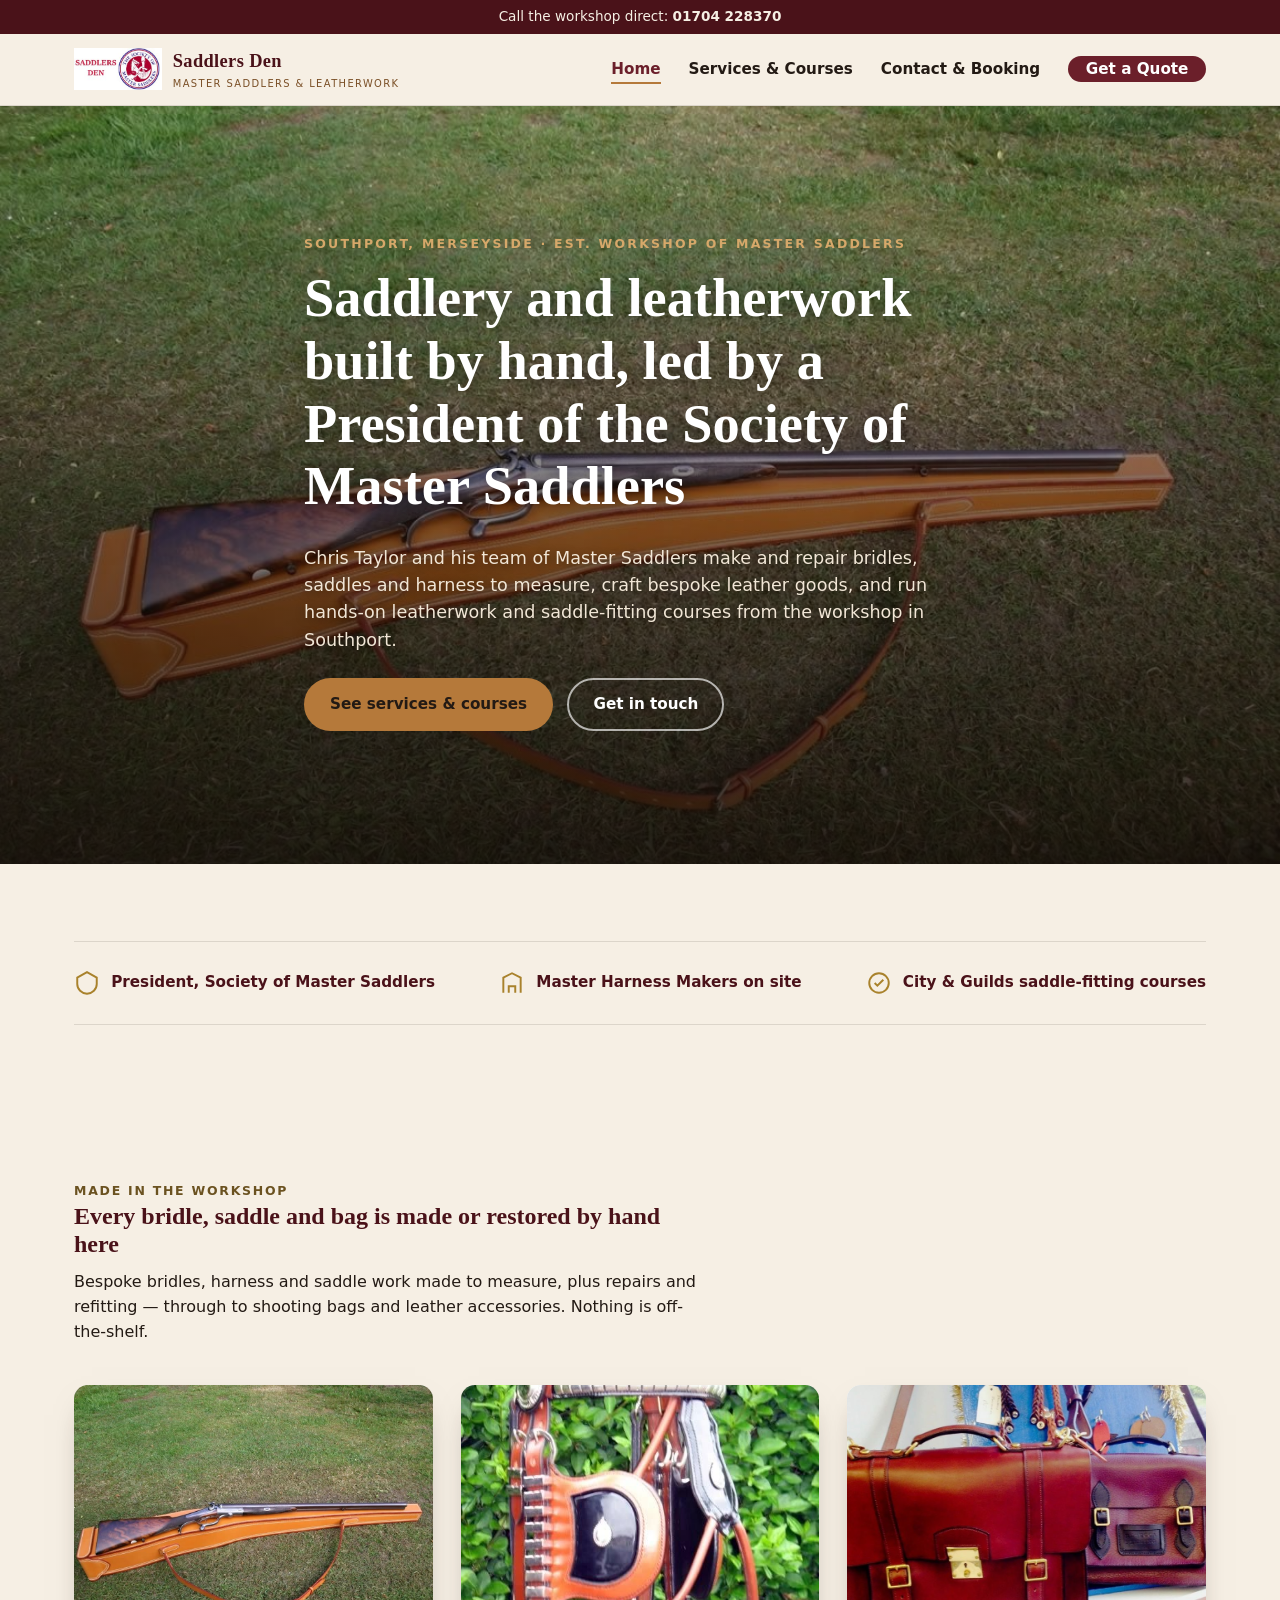
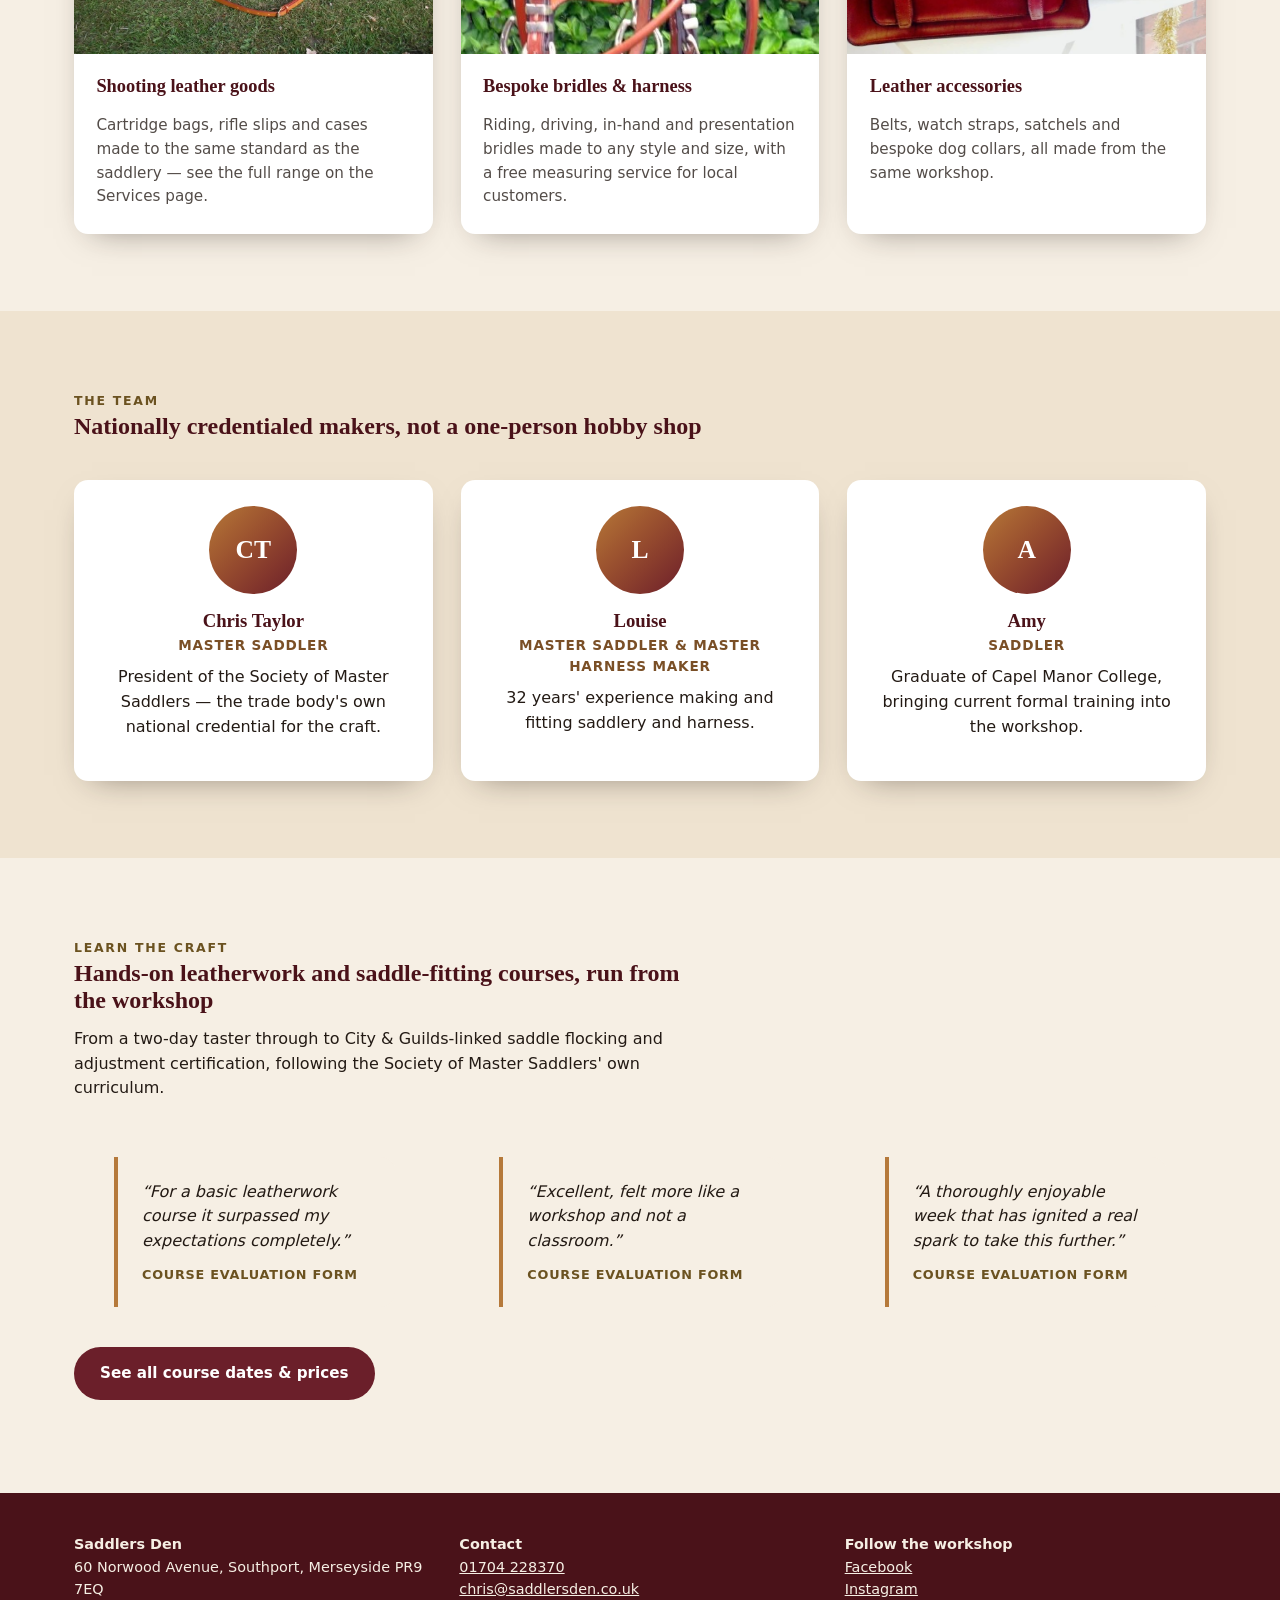
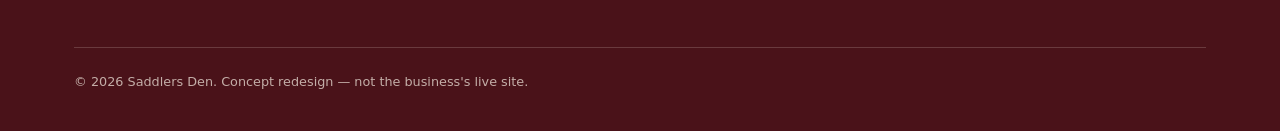
<file: index.html>
<!doctype html>
<html lang="en">
<head>
<meta charset="UTF-8" />
<meta name="viewport" content="width=device-width, initial-scale=1.0" />
<title>Saddlers Den | Master Saddlers & Leatherwork, Southport</title>
<meta name="description" content="Bespoke saddlery, harness and leatherwork by Chris Taylor, President of the Society of Master Saddlers. Based in Southport, Merseyside — repairs, saddle fitting and hands-on leatherwork courses." />
<link rel="stylesheet" href="assets/css/style.css" />
</head>
<body>

<header class="site-header">
  <div class="phone-strip">Call the workshop direct: <a href="tel:+441704228370">01704 228370</a></div>
  <div class="wrap nav-bar">
    <a class="brand" href="index.html">
      <img src="assets/img/logo.png" alt="Saddlers Den logo with the Society of Master Saddlers member seal" width="168" height="80" />
      <span class="brand-text">Saddlers Den<small>Master Saddlers &amp; Leatherwork</small></span>
    </a>
    <button class="nav-toggle" aria-label="Toggle navigation menu" aria-expanded="false">
      <svg viewBox="0 0 24 24" fill="none" stroke="currentColor" stroke-width="2" stroke-linecap="round"><line x1="3" y1="6" x2="21" y2="6"/><line x1="3" y1="12" x2="21" y2="12"/><line x1="3" y1="18" x2="21" y2="18"/></svg>
    </button>
    <ul class="nav-links">
      <li><a href="index.html" aria-current="page">Home</a></li>
      <li><a href="services.html">Services &amp; Courses</a></li>
      <li><a href="contact.html">Contact &amp; Booking</a></li>
      <li><a class="nav-cta" href="contact.html">Get a Quote</a></li>
    </ul>
  </div>
</header>

<main>

  <section class="hero">
    <div class="wrap hero-inner">
      <span class="eyebrow">Southport, Merseyside · Est. workshop of Master Saddlers</span>
      <h1>Saddlery and leatherwork built by hand, led by a President of the Society of Master Saddlers</h1>
      <p class="lede">Chris Taylor and his team of Master Saddlers make and repair bridles, saddles and harness to measure, craft bespoke leather goods, and run hands-on leatherwork and saddle-fitting courses from the workshop in Southport.</p>
      <div class="hero-actions">
        <a class="btn btn-primary" href="services.html">See services &amp; courses</a>
        <a class="btn btn-outline" href="contact.html">Get in touch</a>
      </div>
    </div>
  </section>

  <section class="wrap" data-reveal>
    <div class="credential-strip">
      <div class="item">
        <svg viewBox="0 0 24 24" fill="none" stroke="currentColor" stroke-width="1.8"><path d="M12 2 3 7v6c0 5 4 8.5 9 9 5-.5 9-4 9-9V7l-9-5Z"/></svg>
        President, Society of Master Saddlers
      </div>
      <div class="item">
        <svg viewBox="0 0 24 24" fill="none" stroke="currentColor" stroke-width="1.8"><path d="M4 21V7l8-4 8 4v14"/><path d="M9 21v-6h6v6"/></svg>
        Master Harness Makers on site
      </div>
      <div class="item">
        <svg viewBox="0 0 24 24" fill="none" stroke="currentColor" stroke-width="1.8"><circle cx="12" cy="12" r="9"/><path d="M8 12l2.5 2.5L16 9"/></svg>
        City &amp; Guilds saddle-fitting courses
      </div>
    </div>
  </section>

  <section data-reveal>
    <div class="wrap">
      <div class="section-head">
        <span class="kicker">Made in the workshop</span>
        <h2>Every bridle, saddle and bag is made or restored by hand here</h2>
        <p>Bespoke bridles, harness and saddle work made to measure, plus repairs and refitting — through to shooting bags and leather accessories. Nothing is off-the-shelf.</p>
      </div>
      <div class="grid grid-3">
        <article class="card">
          <div class="card-media"><img src="assets/img/rifle-vintage.jpg" alt="Vintage double rifle resting in a tan leather rifle slip made by Saddlers Den" width="1157" height="768" loading="lazy" /></div>
          <div class="card-body">
            <h3>Shooting leather goods</h3>
            <p>Cartridge bags, rifle slips and cases made to the same standard as the saddlery — see the full range on the Services page.</p>
          </div>
        </article>
        <article class="card">
          <div class="card-media"><img src="assets/img/bridle-foliage.jpg" alt="Detailed brown leather bridle with brass fittings made by Saddlers Den" width="522" height="768" loading="lazy" /></div>
          <div class="card-body">
            <h3>Bespoke bridles &amp; harness</h3>
            <p>Riding, driving, in-hand and presentation bridles made to any style and size, with a free measuring service for local customers.</p>
          </div>
        </article>
        <article class="card">
          <div class="card-media"><img src="assets/img/satchels.jpg" alt="Two handmade leather satchels with brass buckles" width="1024" height="649" loading="lazy" /></div>
          <div class="card-body">
            <h3>Leather accessories</h3>
            <p>Belts, watch straps, satchels and bespoke dog collars, all made from the same workshop.</p>
          </div>
        </article>
      </div>
    </div>
  </section>

  <section class="alt-bg" data-reveal>
    <div class="wrap">
      <div class="section-head">
        <span class="kicker">The team</span>
        <h2>Nationally credentialed makers, not a one-person hobby shop</h2>
      </div>
      <div class="team-grid">
        <div class="team-card">
          <div class="team-avatar">CT</div>
          <h3>Chris Taylor</h3>
          <p class="team-role">Master Saddler</p>
          <p>President of the Society of Master Saddlers — the trade body's own national credential for the craft.</p>
        </div>
        <div class="team-card">
          <div class="team-avatar">L</div>
          <h3>Louise</h3>
          <p class="team-role">Master Saddler &amp; Master Harness Maker</p>
          <p>32 years' experience making and fitting saddlery and harness.</p>
        </div>
        <div class="team-card">
          <div class="team-avatar">A</div>
          <h3>Amy</h3>
          <p class="team-role">Saddler</p>
          <p>Graduate of Capel Manor College, bringing current formal training into the workshop.</p>
        </div>
      </div>
    </div>
  </section>

  <section data-reveal>
    <div class="wrap">
      <div class="section-head">
        <span class="kicker">Learn the craft</span>
        <h2>Hands-on leatherwork and saddle-fitting courses, run from the workshop</h2>
        <p>From a two-day taster through to City &amp; Guilds-linked saddle flocking and adjustment certification, following the Society of Master Saddlers' own curriculum.</p>
      </div>
      <div class="quote-strip">
        <blockquote class="quote-card">
          “For a basic leatherwork course it surpassed my expectations completely.”
          <cite>Course evaluation form</cite>
        </blockquote>
        <blockquote class="quote-card">
          “Excellent, felt more like a workshop and not a classroom.”
          <cite>Course evaluation form</cite>
        </blockquote>
        <blockquote class="quote-card">
          “A thoroughly enjoyable week that has ignited a real spark to take this further.”
          <cite>Course evaluation form</cite>
        </blockquote>
      </div>
      <p style="margin-top:1.5rem;"><a class="btn btn-solid-dark" href="services.html#courses">See all course dates &amp; prices</a></p>
    </div>
  </section>

</main>

<footer class="site-footer">
  <div class="wrap">
    <div class="footer-grid">
      <div>
        <strong>Saddlers Den</strong>
        <p>60 Norwood Avenue, Southport, Merseyside PR9 7EQ</p>
      </div>
      <div>
        <strong>Contact</strong>
        <p><a href="tel:+441704228370">01704 228370</a><br /><a href="mailto:chris@saddlersden.co.uk">chris@saddlersden.co.uk</a></p>
      </div>
      <div>
        <strong>Follow the workshop</strong>
        <p><a href="https://www.facebook.com/SaddlersDen/" target="_blank" rel="noopener">Facebook</a><br /><a href="https://www.instagram.com/saddlers_den/" target="_blank" rel="noopener">Instagram</a></p>
      </div>
    </div>
    <div class="footer-bottom">
      <span>&copy; <span id="current-year">2026</span> Saddlers Den. Concept redesign — not the business's live site.</span>
    </div>
  </div>
</footer>

<script src="assets/js/main.js"></script>
</body>
</html>
</file>
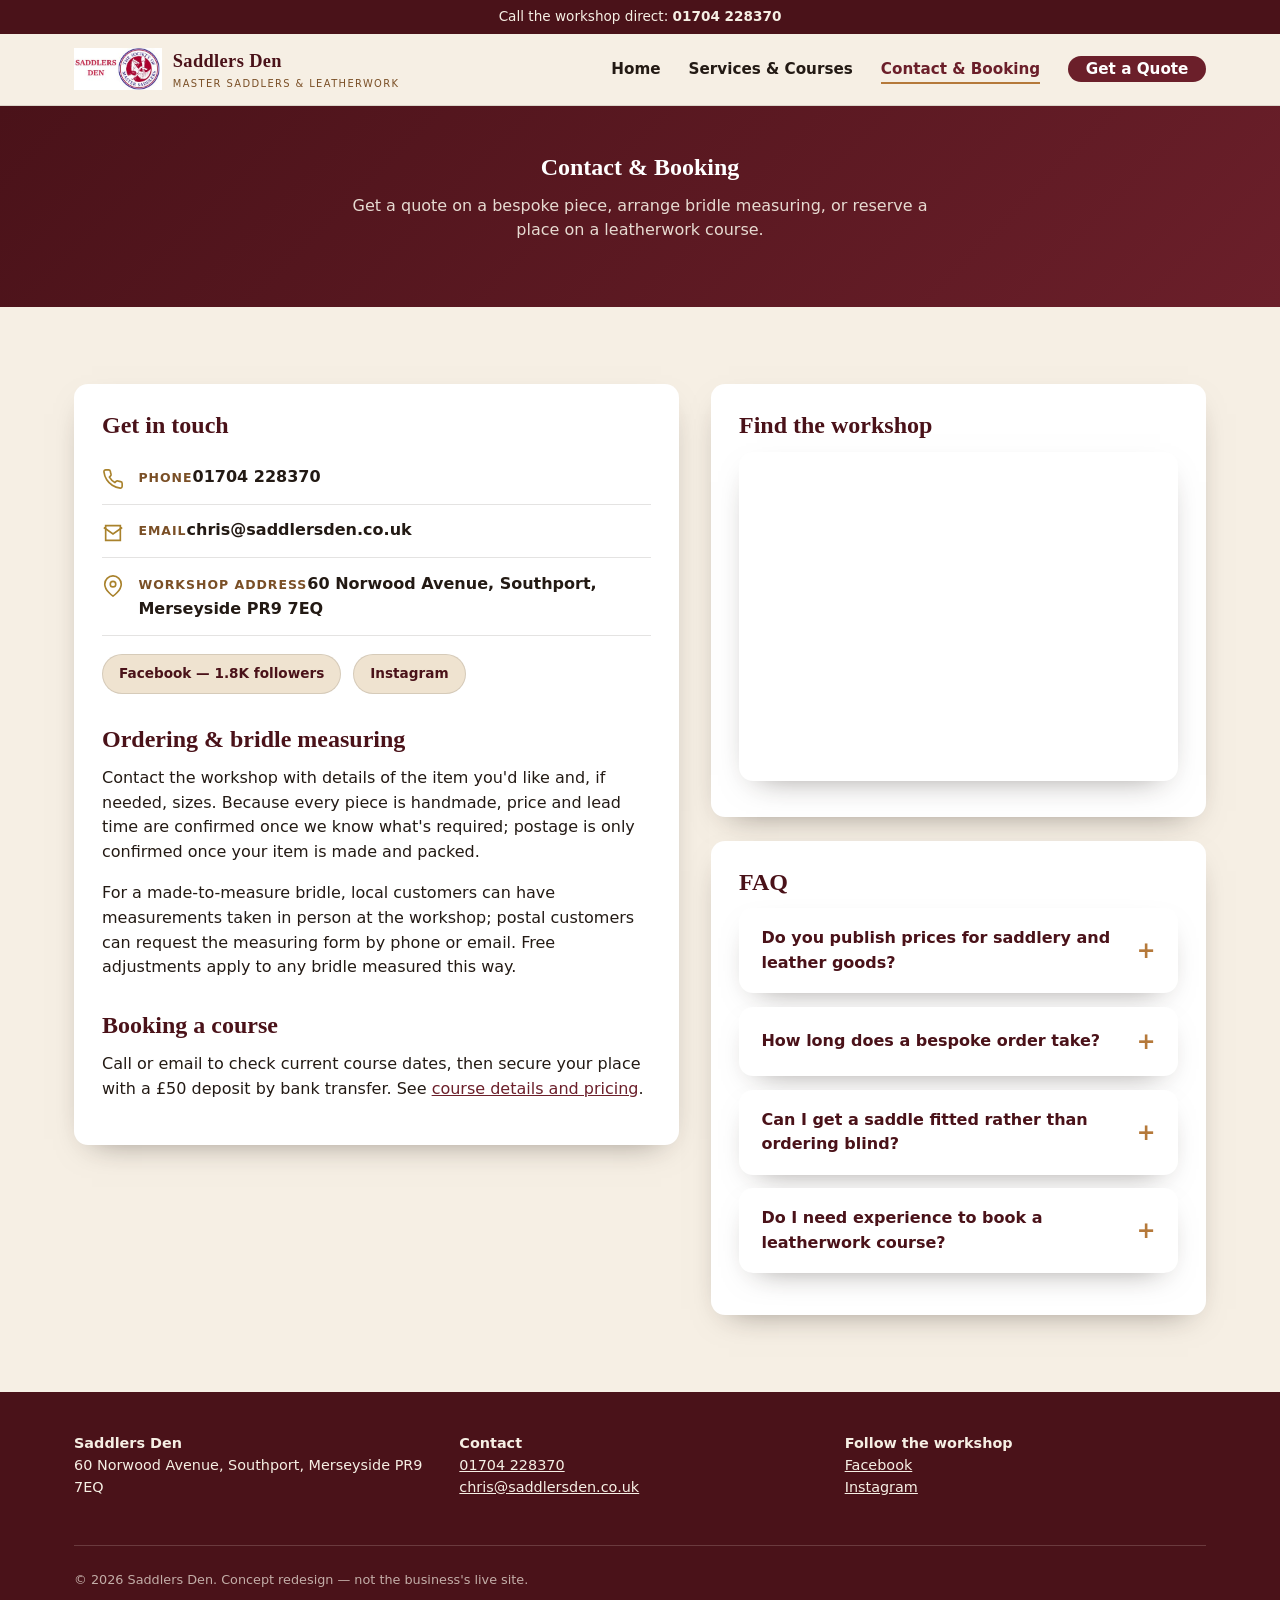
<file: contact.html>
<!doctype html>
<html lang="en">
<head>
<meta charset="UTF-8" />
<meta name="viewport" content="width=device-width, initial-scale=1.0" />
<title>Contact &amp; Booking | Saddlers Den, Southport</title>
<meta name="description" content="Contact Saddlers Den in Southport for bespoke saddlery and leatherwork quotes, bridle measuring, or to book a leatherwork course. Phone 01704 228370." />
<link rel="stylesheet" href="assets/css/style.css" />
</head>
<body>

<header class="site-header">
  <div class="phone-strip">Call the workshop direct: <a href="tel:+441704228370">01704 228370</a></div>
  <div class="wrap nav-bar">
    <a class="brand" href="index.html">
      <img src="assets/img/logo.png" alt="Saddlers Den logo with the Society of Master Saddlers member seal" width="168" height="80" />
      <span class="brand-text">Saddlers Den<small>Master Saddlers &amp; Leatherwork</small></span>
    </a>
    <button class="nav-toggle" aria-label="Toggle navigation menu" aria-expanded="false">
      <svg viewBox="0 0 24 24" fill="none" stroke="currentColor" stroke-width="2" stroke-linecap="round"><line x1="3" y1="6" x2="21" y2="6"/><line x1="3" y1="12" x2="21" y2="12"/><line x1="3" y1="18" x2="21" y2="18"/></svg>
    </button>
    <ul class="nav-links">
      <li><a href="index.html">Home</a></li>
      <li><a href="services.html">Services &amp; Courses</a></li>
      <li><a href="contact.html" aria-current="page">Contact &amp; Booking</a></li>
      <li><a class="nav-cta" href="contact.html">Get a Quote</a></li>
    </ul>
  </div>
</header>

<main>

  <section class="page-hero">
    <div class="wrap">
      <h1>Contact &amp; Booking</h1>
      <p>Get a quote on a bespoke piece, arrange bridle measuring, or reserve a place on a leatherwork course.</p>
    </div>
  </section>

  <section data-reveal>
    <div class="wrap contact-grid">
      <div class="contact-card">
        <h2>Get in touch</h2>
        <div class="contact-line">
          <svg viewBox="0 0 24 24" fill="none" stroke="currentColor" stroke-width="1.8"><path d="M22 16.92v3a2 2 0 0 1-2.18 2 19.79 19.79 0 0 1-8.63-3.07 19.5 19.5 0 0 1-6-6 19.79 19.79 0 0 1-3.07-8.67A2 2 0 0 1 4.11 2h3a2 2 0 0 1 2 1.72c.127.96.362 1.903.7 2.81a2 2 0 0 1-.45 2.11L8.09 9.91a16 16 0 0 0 6 6l1.27-1.27a2 2 0 0 1 2.11-.45c.907.338 1.85.573 2.81.7A2 2 0 0 1 22 16.92z"/></svg>
          <div><span class="label">Phone</span><a href="tel:+441704228370">01704 228370</a></div>
        </div>
        <div class="contact-line">
          <svg viewBox="0 0 24 24" fill="none" stroke="currentColor" stroke-width="1.8"><path d="M4 4h16v16H4z"/><path d="m22 6-10 7L2 6"/></svg>
          <div><span class="label">Email</span><a href="mailto:chris@saddlersden.co.uk">chris@saddlersden.co.uk</a></div>
        </div>
        <div class="contact-line">
          <svg viewBox="0 0 24 24" fill="none" stroke="currentColor" stroke-width="1.8"><path d="M21 10c0 7-9 13-9 13s-9-6-9-13a9 9 0 0 1 18 0Z"/><circle cx="12" cy="10" r="3"/></svg>
          <div><span class="label">Workshop address</span><span class="value">60 Norwood Avenue, Southport, Merseyside PR9 7EQ</span></div>
        </div>

        <div class="social-row">
          <a href="https://www.facebook.com/SaddlersDen/" target="_blank" rel="noopener">Facebook — 1.8K followers</a>
          <a href="https://www.instagram.com/saddlers_den/" target="_blank" rel="noopener">Instagram</a>
        </div>

        <h2 id="bridle-measuring" style="margin-top:2rem;">Ordering &amp; bridle measuring</h2>
        <p>Contact the workshop with details of the item you'd like and, if needed, sizes. Because every piece is handmade, price and lead time are confirmed once we know what's required; postage is only confirmed once your item is made and packed.</p>
        <p>For a made-to-measure bridle, local customers can have measurements taken in person at the workshop; postal customers can request the measuring form by phone or email. Free adjustments apply to any bridle measured this way.</p>

        <h2 id="booking" style="margin-top:2rem;">Booking a course</h2>
        <p>Call or email to check current course dates, then secure your place with a £50 deposit by bank transfer. See <a href="services.html#courses">course details and pricing</a>.</p>
      </div>

      <div>
        <div class="contact-card">
          <h2>Find the workshop</h2>
          <iframe class="map-frame" title="Map showing Saddlers Den, 60 Norwood Avenue, Southport" src="https://www.google.com/maps?q=60+Norwood+Avenue,+Southport,+PR9+7EQ&output=embed" loading="lazy" referrerpolicy="no-referrer-when-downgrade"></iframe>
        </div>

        <div class="contact-card" style="margin-top:1.5rem;">
          <h2>FAQ</h2>
          <details class="faq">
            <summary>Do you publish prices for saddlery and leather goods?</summary>
            <div class="faq-body">Not as fixed prices — every bridle, saddle, harness set and leather good is made to order, so we quote once we know the specification. Leatherwork and saddle-fitting courses do have fixed, published prices; see the Services page.</div>
          </details>
          <details class="faq">
            <summary>How long does a bespoke order take?</summary>
            <div class="faq-body">It depends on the piece and current workshop workload — we'll give you an estimated timeframe with your quote.</div>
          </details>
          <details class="faq">
            <summary>Can I get a saddle fitted rather than ordering blind?</summary>
            <div class="faq-body">Yes — the workshop offers a saddle fitting service alongside custom-measured saddles and GFS (Fieldhouse Riding) saddles with interchangeable head plates.</div>
          </details>
          <details class="faq">
            <summary>Do I need experience to book a leatherwork course?</summary>
            <div class="faq-body">No — the Introduction to Leatherwork and Basic Leatherwork courses are designed for beginners. Intermediate Leatherwork and the Saddle Flocking &amp; Adjustment courses assume prior experience or completion of Part 1.</div>
          </details>
        </div>
      </div>
    </div>
  </section>

</main>

<footer class="site-footer">
  <div class="wrap">
    <div class="footer-grid">
      <div>
        <strong>Saddlers Den</strong>
        <p>60 Norwood Avenue, Southport, Merseyside PR9 7EQ</p>
      </div>
      <div>
        <strong>Contact</strong>
        <p><a href="tel:+441704228370">01704 228370</a><br /><a href="mailto:chris@saddlersden.co.uk">chris@saddlersden.co.uk</a></p>
      </div>
      <div>
        <strong>Follow the workshop</strong>
        <p><a href="https://www.facebook.com/SaddlersDen/" target="_blank" rel="noopener">Facebook</a><br /><a href="https://www.instagram.com/saddlers_den/" target="_blank" rel="noopener">Instagram</a></p>
      </div>
    </div>
    <div class="footer-bottom">
      <span>&copy; <span id="current-year">2026</span> Saddlers Den. Concept redesign — not the business's live site.</span>
    </div>
  </div>
</footer>

<script src="assets/js/main.js"></script>
</body>
</html>
</file>
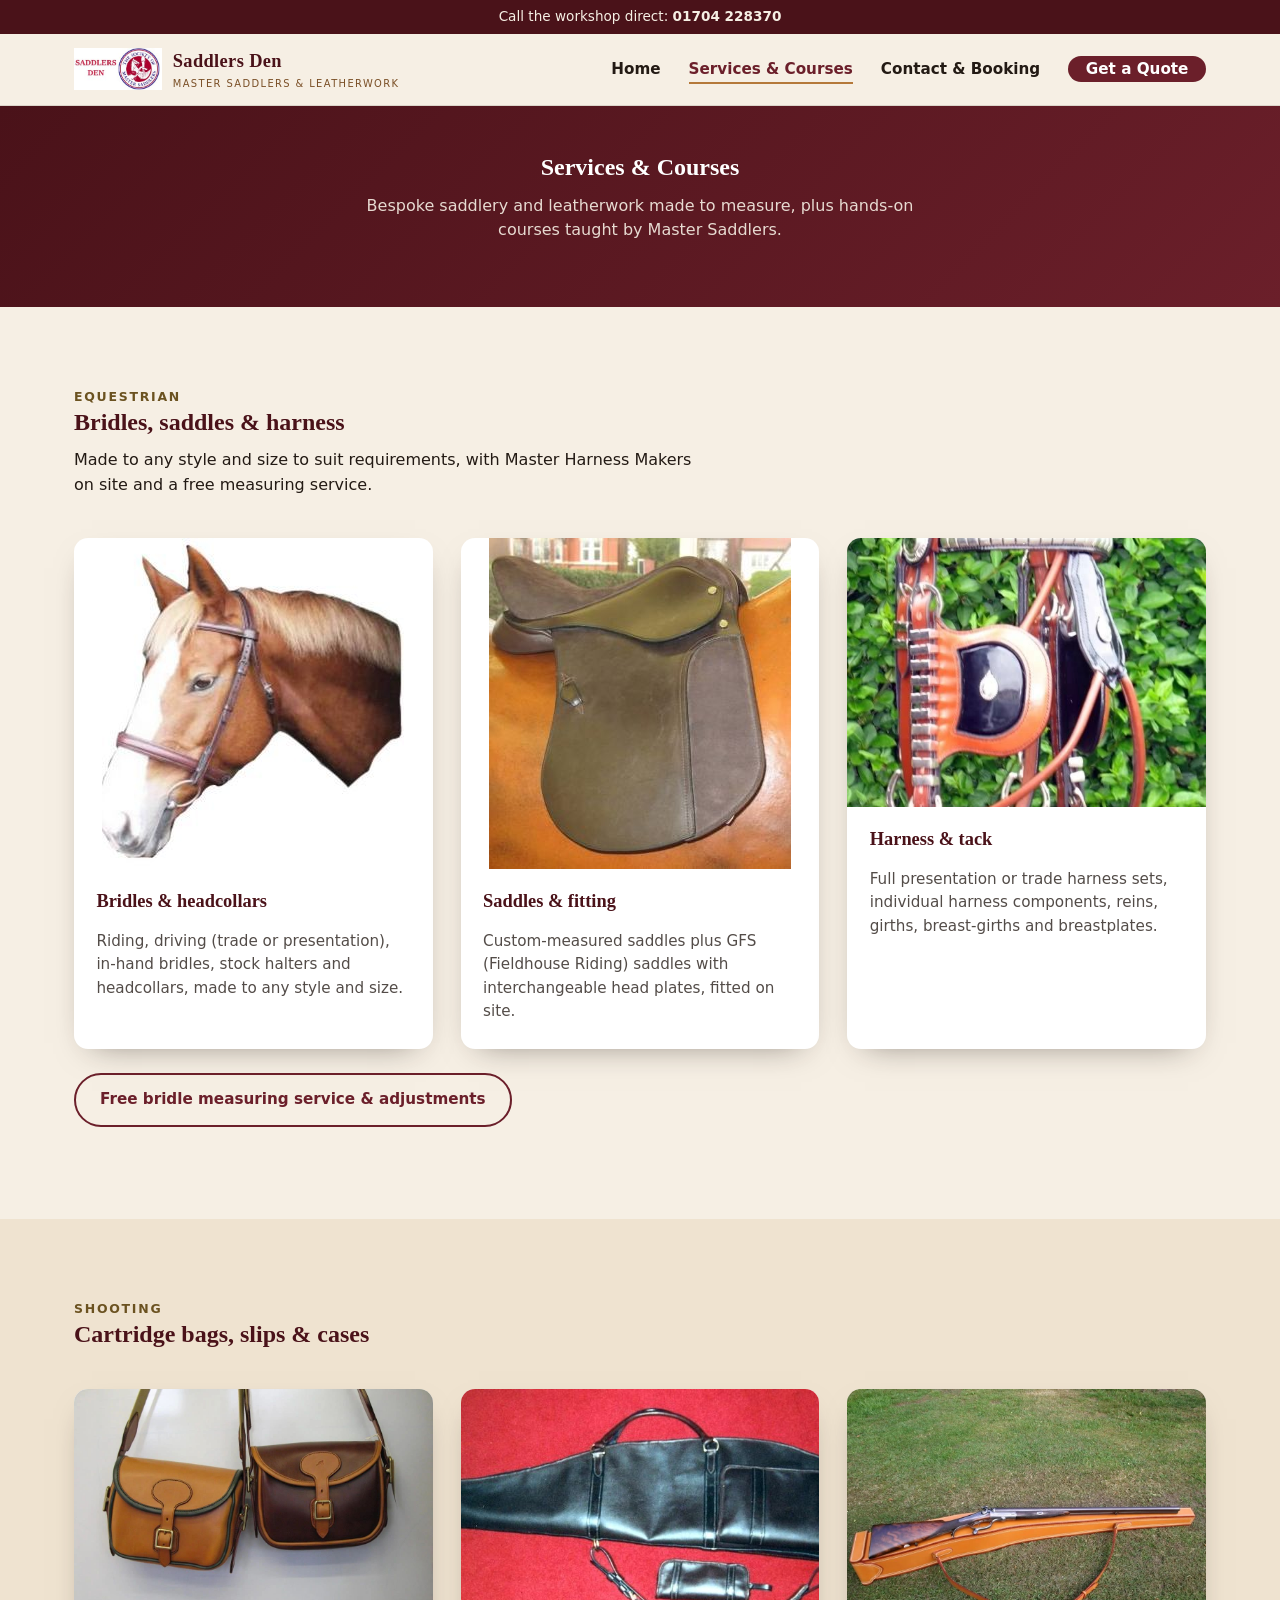
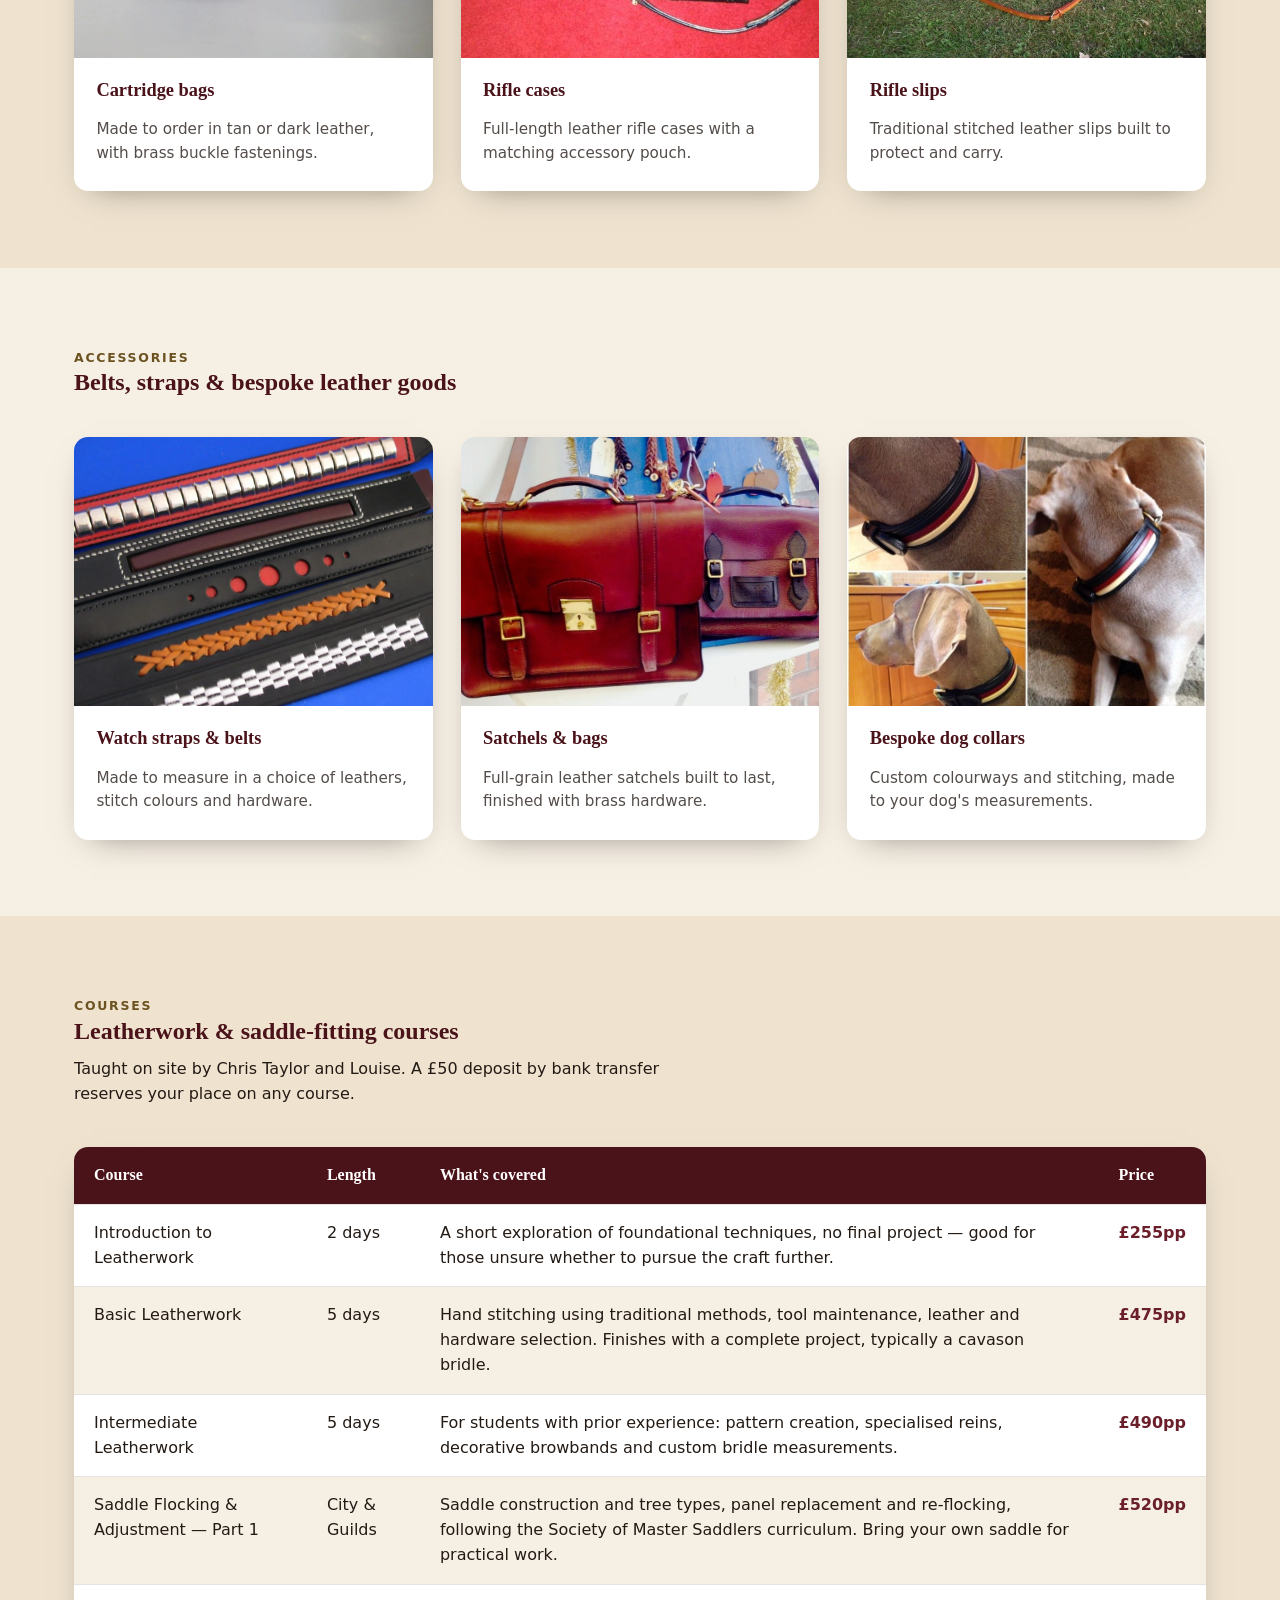
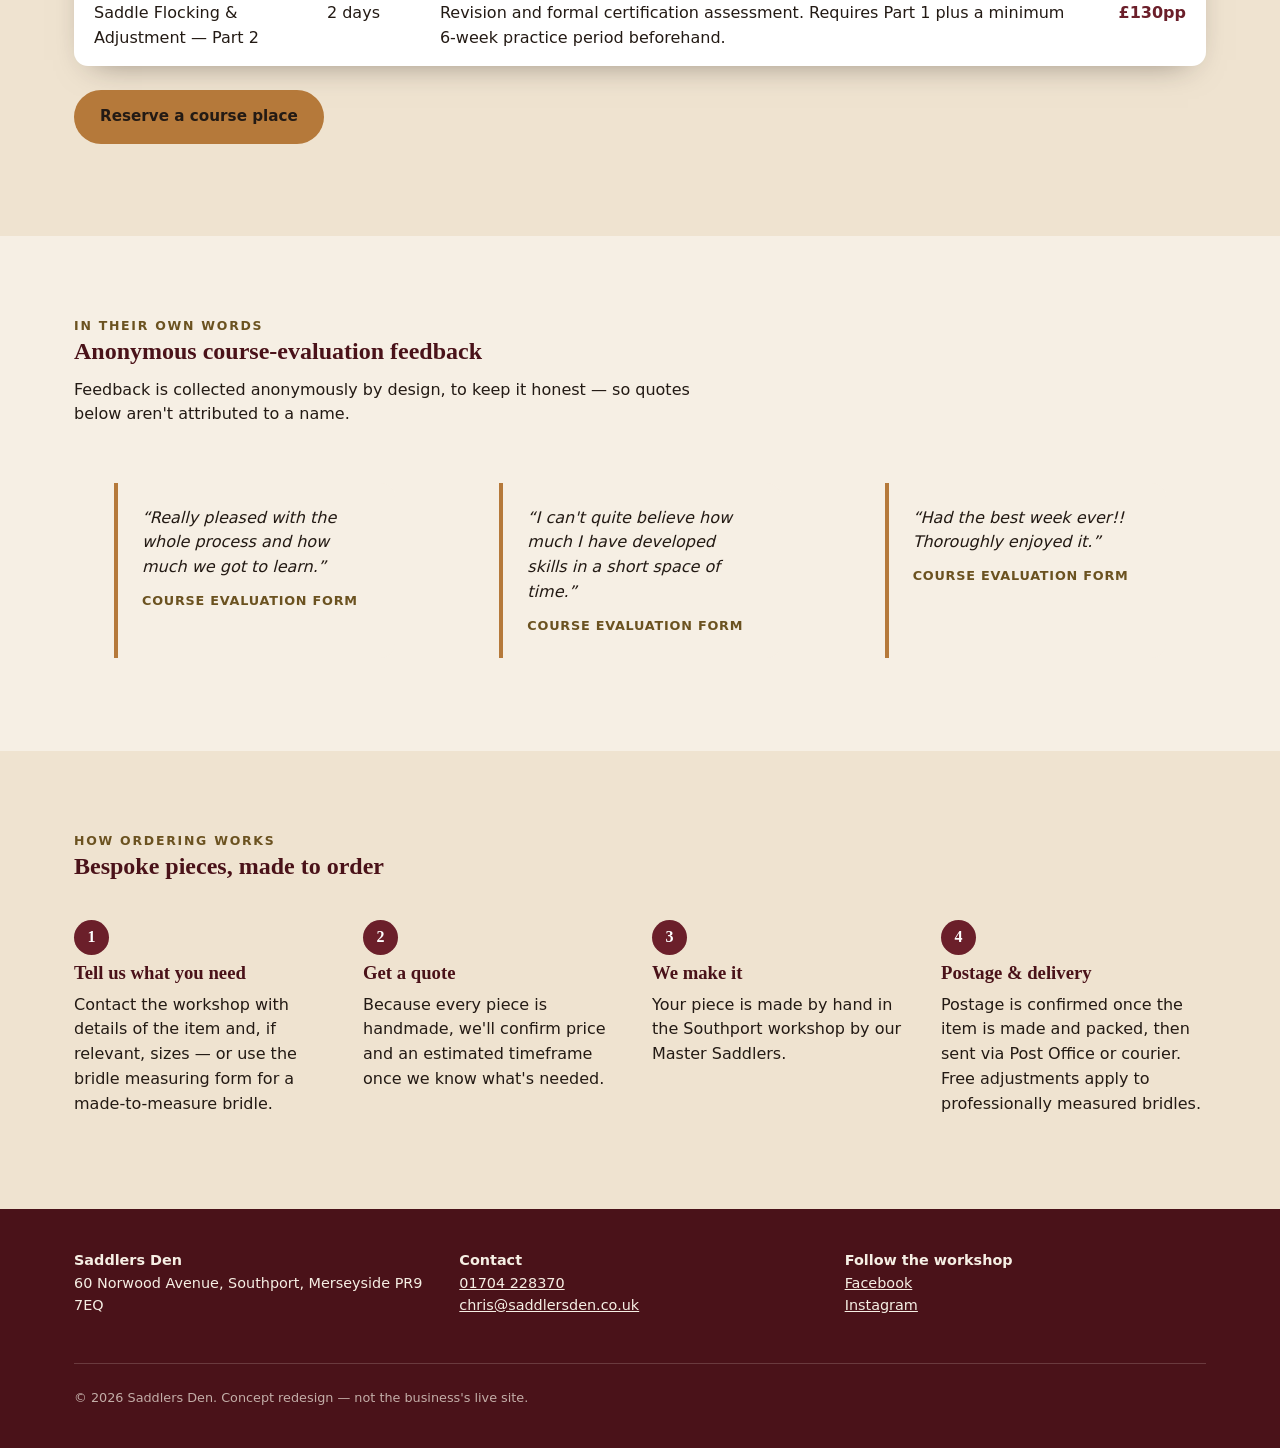
<file: services.html>
<!doctype html>
<html lang="en">
<head>
<meta charset="UTF-8" />
<meta name="viewport" content="width=device-width, initial-scale=1.0" />
<title>Services &amp; Courses | Saddlers Den, Southport</title>
<meta name="description" content="Bespoke saddlery, bridles, harness, shooting leather goods and accessories, plus leatherwork and saddle-fitting courses from Saddlers Den, Southport." />
<link rel="stylesheet" href="assets/css/style.css" />
</head>
<body>

<header class="site-header">
  <div class="phone-strip">Call the workshop direct: <a href="tel:+441704228370">01704 228370</a></div>
  <div class="wrap nav-bar">
    <a class="brand" href="index.html">
      <img src="assets/img/logo.png" alt="Saddlers Den logo with the Society of Master Saddlers member seal" width="168" height="80" />
      <span class="brand-text">Saddlers Den<small>Master Saddlers &amp; Leatherwork</small></span>
    </a>
    <button class="nav-toggle" aria-label="Toggle navigation menu" aria-expanded="false">
      <svg viewBox="0 0 24 24" fill="none" stroke="currentColor" stroke-width="2" stroke-linecap="round"><line x1="3" y1="6" x2="21" y2="6"/><line x1="3" y1="12" x2="21" y2="12"/><line x1="3" y1="18" x2="21" y2="18"/></svg>
    </button>
    <ul class="nav-links">
      <li><a href="index.html">Home</a></li>
      <li><a href="services.html" aria-current="page">Services &amp; Courses</a></li>
      <li><a href="contact.html">Contact &amp; Booking</a></li>
      <li><a class="nav-cta" href="contact.html">Get a Quote</a></li>
    </ul>
  </div>
</header>

<main>

  <section class="page-hero">
    <div class="wrap">
      <h1>Services &amp; Courses</h1>
      <p>Bespoke saddlery and leatherwork made to measure, plus hands-on courses taught by Master Saddlers.</p>
    </div>
  </section>

  <section data-reveal>
    <div class="wrap">
      <div class="section-head">
        <span class="kicker">Equestrian</span>
        <h2>Bridles, saddles &amp; harness</h2>
        <p>Made to any style and size to suit requirements, with Master Harness Makers on site and a free measuring service.</p>
      </div>
      <div class="grid grid-3">
        <article class="card">
          <div class="small-native"><img src="assets/img/bridle-horse.jpg" alt="Horse wearing a made-to-measure leather bridle" width="302" height="331" loading="lazy" /></div>
          <div class="card-body">
            <h3>Bridles &amp; headcollars</h3>
            <p>Riding, driving (trade or presentation), in-hand bridles, stock halters and headcollars, made to any style and size.</p>
          </div>
        </article>
        <article class="card">
          <div class="small-native"><img src="assets/img/saddle-horse.jpg" alt="English riding saddle fitted on a horse, made by Saddlers Den" width="302" height="331" loading="lazy" /></div>
          <div class="card-body">
            <h3>Saddles &amp; fitting</h3>
            <p>Custom-measured saddles plus GFS (Fieldhouse Riding) saddles with interchangeable head plates, fitted on site.</p>
          </div>
        </article>
        <article class="card">
          <div class="card-media"><img src="assets/img/bridle-foliage.jpg" alt="Detailed leather bridle with brass fittings" width="522" height="768" loading="lazy" /></div>
          <div class="card-body">
            <h3>Harness &amp; tack</h3>
            <p>Full presentation or trade harness sets, individual harness components, reins, girths, breast-girths and breastplates.</p>
          </div>
        </article>
      </div>
      <p style="margin-top:1.5rem;"><a class="btn btn-outline" style="color:var(--oxblood); border-color:var(--oxblood);" href="contact.html#bridle-measuring">Free bridle measuring service &amp; adjustments</a></p>
    </div>
  </section>

  <section class="alt-bg" data-reveal>
    <div class="wrap">
      <div class="section-head">
        <span class="kicker">Shooting</span>
        <h2>Cartridge bags, slips &amp; cases</h2>
      </div>
      <div class="grid grid-3">
        <article class="card">
          <div class="card-media"><img src="assets/img/shooting-bags.jpg" alt="Tan and dark brown leather cartridge shoulder bags with buckle closures" width="1024" height="768" loading="lazy" /></div>
          <div class="card-body">
            <h3>Cartridge bags</h3>
            <p>Made to order in tan or dark leather, with brass buckle fastenings.</p>
          </div>
        </article>
        <article class="card">
          <div class="card-media"><img src="assets/img/rifle-case.jpg" alt="Black leather rifle case with a small matching leather pouch" width="886" height="403" loading="lazy" /></div>
          <div class="card-body">
            <h3>Rifle cases</h3>
            <p>Full-length leather rifle cases with a matching accessory pouch.</p>
          </div>
        </article>
        <article class="card">
          <div class="card-media"><img src="assets/img/rifle-vintage.jpg" alt="Vintage double rifle in a tan leather rifle slip" width="1157" height="768" loading="lazy" /></div>
          <div class="card-body">
            <h3>Rifle slips</h3>
            <p>Traditional stitched leather slips built to protect and carry.</p>
          </div>
        </article>
      </div>
    </div>
  </section>

  <section data-reveal>
    <div class="wrap">
      <div class="section-head">
        <span class="kicker">Accessories</span>
        <h2>Belts, straps &amp; bespoke leather goods</h2>
      </div>
      <div class="grid grid-3">
        <article class="card">
          <div class="card-media"><img src="assets/img/watchbands.jpg" alt="Leather watch straps in several colours and stitch patterns" width="1024" height="768" loading="lazy" /></div>
          <div class="card-body">
            <h3>Watch straps &amp; belts</h3>
            <p>Made to measure in a choice of leathers, stitch colours and hardware.</p>
          </div>
        </article>
        <article class="card">
          <div class="card-media"><img src="assets/img/satchels.jpg" alt="Handmade leather satchels with brass buckles" width="1024" height="649" loading="lazy" /></div>
          <div class="card-body">
            <h3>Satchels &amp; bags</h3>
            <p>Full-grain leather satchels built to last, finished with brass hardware.</p>
          </div>
        </article>
        <article class="card">
          <div class="card-media"><img src="assets/img/dog-collar.jpg" alt="Bespoke striped leather dog collar shown from three angles" width="800" height="800" loading="lazy" /></div>
          <div class="card-body">
            <h3>Bespoke dog collars</h3>
            <p>Custom colourways and stitching, made to your dog's measurements.</p>
          </div>
        </article>
      </div>
    </div>
  </section>

  <section class="alt-bg" id="courses" data-reveal>
    <div class="wrap">
      <div class="section-head">
        <span class="kicker">Courses</span>
        <h2>Leatherwork &amp; saddle-fitting courses</h2>
        <p>Taught on site by Chris Taylor and Louise. A £50 deposit by bank transfer reserves your place on any course.</p>
      </div>
      <div class="course-table-wrap scroll-x">
        <table class="courses">
          <thead>
            <tr>
              <th>Course</th>
              <th>Length</th>
              <th>What's covered</th>
              <th>Price</th>
            </tr>
          </thead>
          <tbody>
            <tr>
              <td>Introduction to Leatherwork</td>
              <td>2 days</td>
              <td>A short exploration of foundational techniques, no final project — good for those unsure whether to pursue the craft further.</td>
              <td class="price">£255pp</td>
            </tr>
            <tr>
              <td>Basic Leatherwork</td>
              <td>5 days</td>
              <td>Hand stitching using traditional methods, tool maintenance, leather and hardware selection. Finishes with a complete project, typically a cavason bridle.</td>
              <td class="price">£475pp</td>
            </tr>
            <tr>
              <td>Intermediate Leatherwork</td>
              <td>5 days</td>
              <td>For students with prior experience: pattern creation, specialised reins, decorative browbands and custom bridle measurements.</td>
              <td class="price">£490pp</td>
            </tr>
            <tr>
              <td>Saddle Flocking &amp; Adjustment — Part 1</td>
              <td>City &amp; Guilds</td>
              <td>Saddle construction and tree types, panel replacement and re-flocking, following the Society of Master Saddlers curriculum. Bring your own saddle for practical work.</td>
              <td class="price">£520pp</td>
            </tr>
            <tr>
              <td>Saddle Flocking &amp; Adjustment — Part 2</td>
              <td>2 days</td>
              <td>Revision and formal certification assessment. Requires Part 1 plus a minimum 6-week practice period beforehand.</td>
              <td class="price">£130pp</td>
            </tr>
          </tbody>
        </table>
      </div>
      <p style="margin-top:1.5rem;"><a class="btn btn-primary" href="contact.html#booking">Reserve a course place</a></p>
    </div>
  </section>

  <section data-reveal>
    <div class="wrap">
      <div class="section-head">
        <span class="kicker">In their own words</span>
        <h2>Anonymous course-evaluation feedback</h2>
        <p>Feedback is collected anonymously by design, to keep it honest — so quotes below aren't attributed to a name.</p>
      </div>
      <div class="quote-strip">
        <blockquote class="quote-card">
          “Really pleased with the whole process and how much we got to learn.”
          <cite>Course evaluation form</cite>
        </blockquote>
        <blockquote class="quote-card">
          “I can't quite believe how much I have developed skills in a short space of time.”
          <cite>Course evaluation form</cite>
        </blockquote>
        <blockquote class="quote-card">
          “Had the best week ever!! Thoroughly enjoyed it.”
          <cite>Course evaluation form</cite>
        </blockquote>
      </div>
    </div>
  </section>

  <section class="alt-bg" data-reveal>
    <div class="wrap">
      <div class="section-head">
        <span class="kicker">How ordering works</span>
        <h2>Bespoke pieces, made to order</h2>
      </div>
      <div class="steps">
        <div class="step">
          <h3>Tell us what you need</h3>
          <p>Contact the workshop with details of the item and, if relevant, sizes — or use the bridle measuring form for a made-to-measure bridle.</p>
        </div>
        <div class="step">
          <h3>Get a quote</h3>
          <p>Because every piece is handmade, we'll confirm price and an estimated timeframe once we know what's needed.</p>
        </div>
        <div class="step">
          <h3>We make it</h3>
          <p>Your piece is made by hand in the Southport workshop by our Master Saddlers.</p>
        </div>
        <div class="step">
          <h3>Postage &amp; delivery</h3>
          <p>Postage is confirmed once the item is made and packed, then sent via Post Office or courier. Free adjustments apply to professionally measured bridles.</p>
        </div>
      </div>
    </div>
  </section>

</main>

<footer class="site-footer">
  <div class="wrap">
    <div class="footer-grid">
      <div>
        <strong>Saddlers Den</strong>
        <p>60 Norwood Avenue, Southport, Merseyside PR9 7EQ</p>
      </div>
      <div>
        <strong>Contact</strong>
        <p><a href="tel:+441704228370">01704 228370</a><br /><a href="mailto:chris@saddlersden.co.uk">chris@saddlersden.co.uk</a></p>
      </div>
      <div>
        <strong>Follow the workshop</strong>
        <p><a href="https://www.facebook.com/SaddlersDen/" target="_blank" rel="noopener">Facebook</a><br /><a href="https://www.instagram.com/saddlers_den/" target="_blank" rel="noopener">Instagram</a></p>
      </div>
    </div>
    <div class="footer-bottom">
      <span>&copy; <span id="current-year">2026</span> Saddlers Den. Concept redesign — not the business's live site.</span>
    </div>
  </div>
</footer>

<script src="assets/js/main.js"></script>
</body>
</html>
</file>
<file: assets/css/style.css>
/* Saddlers Den — shared stylesheet */

@view-transition {
  navigation: auto;
}

:root {
  --oxblood: #6b1f2a;
  --oxblood-dark: #4a1219;
  --tan: #b5793a;
  --tan-light: #d6a86a;
  --cream: #f6efe4;
  --cream-deep: #efe3d0;
  --ink: #231a14;
  --brass: #a9822c;
  --tan-ink: #7a4f26;
  --brass-ink: #6b5220;
  --line: color-mix(in oklch, var(--ink) 12%, transparent);
  --shadow: 0 12px 32px -18px rgba(35, 26, 20, 0.55);
  --radius: 14px;
  --max-width: 1180px;
  --font-display: "Playfair Display", Georgia, "Times New Roman", serif;
  --font-body: -apple-system, BlinkMacSystemFont, "Segoe UI", system-ui, Roboto, sans-serif;
}

* {
  box-sizing: border-box;
}

html {
  scroll-behavior: smooth;
}

@media (prefers-reduced-motion: reduce) {
  html {
    scroll-behavior: auto;
  }
}

body {
  margin: 0;
  font-family: var(--font-body);
  background: var(--cream);
  color: var(--ink);
  line-height: 1.55;
  -webkit-font-smoothing: antialiased;
}

h1, h2, h3, h4 {
  font-family: var(--font-display);
  line-height: 1.15;
  margin: 0 0 0.5em;
  color: var(--oxblood-dark);
}

p {
  margin: 0 0 1em;
}

a {
  color: var(--oxblood);
}

img {
  max-width: 100%;
  display: block;
}

.wrap {
  max-width: var(--max-width);
  margin-inline: auto;
  padding-inline: 1.5rem;
}

/* Thin custom scrollbars on internally scrolling elements */
.scroll-x {
  overflow-x: auto;
  scrollbar-width: thin;
  scrollbar-color: var(--tan) var(--cream-deep);
}
.scroll-x::-webkit-scrollbar {
  height: 8px;
}
.scroll-x::-webkit-scrollbar-track {
  background: var(--cream-deep);
}
.scroll-x::-webkit-scrollbar-thumb {
  background: var(--tan);
  border-radius: 8px;
}

/* Header / Nav */
.site-header {
  position: sticky;
  top: 0;
  z-index: 40;
  background: var(--cream);
  border-bottom: 1px solid var(--line);
}

.nav-bar {
  display: flex;
  align-items: center;
  justify-content: space-between;
  gap: 1rem;
  padding-block: 0.85rem;
}

.brand {
  display: flex;
  align-items: center;
  gap: 0.65rem;
  text-decoration: none;
  color: var(--oxblood-dark);
}

.brand img {
  height: 42px;
  width: auto;
}

.brand-text {
  font-family: var(--font-display);
  font-size: 1.15rem;
  font-weight: 700;
  letter-spacing: 0.02em;
}

.brand-text small {
  display: block;
  font-family: var(--font-body);
  font-size: 0.62rem;
  font-weight: 500;
  letter-spacing: 0.14em;
  text-transform: uppercase;
  color: var(--tan-ink);
}

.nav-links {
  display: flex;
  align-items: center;
  gap: 1.75rem;
  list-style: none;
  margin: 0;
  padding: 0;
}

.nav-links a {
  text-decoration: none;
  color: var(--ink);
  font-weight: 600;
  font-size: 0.95rem;
  padding-block: 0.25rem;
  border-bottom: 2px solid transparent;
  transition: border-color 0.2s ease, color 0.2s ease;
}

.nav-links a:hover,
.nav-links a[aria-current="page"] {
  color: var(--oxblood);
  border-color: var(--tan);
}

.nav-cta {
  background: var(--oxblood);
  color: #fff !important;
  padding: 0.5rem 1.1rem;
  border-radius: 999px;
  border-bottom: none !important;
}

.nav-cta:hover {
  background: var(--oxblood-dark);
}

.nav-toggle {
  display: none;
  background: none;
  border: none;
  cursor: pointer;
  padding: 0.4rem;
  color: var(--oxblood-dark);
}

.nav-toggle svg {
  width: 26px;
  height: 26px;
}

.phone-strip {
  background: var(--oxblood-dark);
  color: var(--cream);
  font-size: 0.85rem;
  text-align: center;
  padding: 0.4rem 1rem;
}

.phone-strip a {
  color: var(--cream);
  font-weight: 700;
  text-decoration: none;
}

@media (max-width: 780px) {
  .nav-toggle {
    display: inline-flex;
  }
  .nav-links {
    position: absolute;
    inset: 100% 0 auto 0;
    background: var(--cream);
    border-bottom: 1px solid var(--line);
    flex-direction: column;
    align-items: stretch;
    gap: 0;
    padding: 0.5rem 1.5rem 1rem;
    display: none;
    box-shadow: var(--shadow);
  }
  .nav-links.open {
    display: flex;
  }
  .nav-links li {
    width: 100%;
  }
  .nav-links a {
    display: block;
    padding: 0.7rem 0;
    border-bottom: 1px solid var(--line);
  }
  .nav-cta {
    text-align: center;
    margin-top: 0.5rem;
  }
}

/* Hero */
.hero {
  position: relative;
  min-height: 78vh;
  display: flex;
  align-items: flex-end;
  color: #fdf8f0;
  background: linear-gradient(in oklch to bottom, rgba(20, 12, 8, 0.15), rgba(20, 12, 8, 0.86)),
    url("../img/rifle-vintage.jpg") center 30%/cover no-repeat;
}

.hero-inner {
  padding-block: 3rem 3.5rem;
  max-width: 720px;
}

.eyebrow {
  display: inline-block;
  font-size: 0.78rem;
  letter-spacing: 0.18em;
  text-transform: uppercase;
  color: var(--tan-light);
  font-weight: 700;
  margin-bottom: 0.9rem;
}

.hero h1 {
  color: #fff;
  font-size: clamp(2.1rem, 5vw, 3.4rem);
  text-shadow: 0 3px 18px rgba(0, 0, 0, 0.45);
}

.hero p.lede {
  font-size: 1.1rem;
  max-width: 56ch;
  color: #f1e6d6;
  text-shadow: 0 2px 10px rgba(0, 0, 0, 0.4);
}

.hero-actions {
  display: flex;
  flex-wrap: wrap;
  gap: 0.9rem;
  margin-top: 1.5rem;
}

/* Buttons */
.btn {
  display: inline-flex;
  align-items: center;
  gap: 0.5rem;
  padding: 0.8rem 1.5rem;
  border-radius: 999px;
  font-weight: 700;
  text-decoration: none;
  font-size: 0.95rem;
  border: 2px solid transparent;
  cursor: pointer;
  transition: transform 0.15s ease, background 0.2s ease, color 0.2s ease, border-color 0.2s ease;
}

.btn:hover {
  transform: translateY(-2px);
}

.btn-primary {
  background: var(--tan);
  color: var(--ink);
}

.btn-primary:hover {
  background: var(--tan-light);
}

.btn-outline {
  background: transparent;
  border-color: rgba(255, 255, 255, 0.65);
  color: #fff;
}

.btn-outline:hover {
  background: rgba(255, 255, 255, 0.12);
}

.btn-solid-dark {
  background: var(--oxblood);
  color: #fff;
}

.btn-solid-dark:hover {
  background: var(--oxblood-dark);
}

/* Sections */
section {
  padding-block: clamp(3rem, 6vw, 5.5rem);
}

.section-head {
  max-width: 62ch;
  margin-bottom: 2.5rem;
}

.section-head .kicker {
  color: var(--brass-ink);
  font-weight: 700;
  letter-spacing: 0.14em;
  text-transform: uppercase;
  font-size: 0.78rem;
}

.alt-bg {
  background: var(--cream-deep);
}

.dark-bg {
  background: var(--oxblood-dark);
  color: var(--cream);
}

.dark-bg h2,
.dark-bg h3 {
  color: #fff;
}

/* Credential strip */
.credential-strip {
  display: flex;
  flex-wrap: wrap;
  gap: 2.5rem;
  align-items: center;
  justify-content: space-between;
  padding-block: 1.75rem;
  border-top: 1px solid var(--line);
  border-bottom: 1px solid var(--line);
}

.credential-strip .item {
  display: flex;
  align-items: center;
  gap: 0.7rem;
  font-weight: 700;
  color: var(--oxblood-dark);
  font-size: 0.95rem;
}

.credential-strip .item svg {
  width: 26px;
  height: 26px;
  color: var(--brass);
  flex-shrink: 0;
}

/* Cards grid */
.grid {
  display: grid;
  gap: 1.75rem;
}

.grid-3 {
  grid-template-columns: repeat(auto-fit, minmax(260px, 1fr));
}

.grid-2 {
  grid-template-columns: repeat(auto-fit, minmax(320px, 1fr));
}

.grid-3,
.grid-2 {
  grid-auto-rows: 1fr;
}

.card {
  background: #fff;
  border-radius: var(--radius);
  overflow: hidden;
  box-shadow: var(--shadow);
  display: flex;
  flex-direction: column;
  min-width: 0;
}

.card .card-media {
  aspect-ratio: 4 / 3;
  overflow: hidden;
  background: var(--cream-deep);
}

.card .card-media img {
  width: 100%;
  height: 100%;
  object-fit: cover;
}

.card-body {
  padding: 1.4rem 1.4rem 1.6rem;
  display: flex;
  flex-direction: column;
  gap: 0.5rem;
  flex: 1;
  min-width: 0;
}

.card-body h3 {
  font-size: 1.15rem;
  overflow-wrap: anywhere;
}

.card-body p {
  color: color-mix(in oklch, var(--ink) 78%, transparent);
  font-size: 0.95rem;
  margin-bottom: 0;
}

/* Small-native image cap (equestrian shots at 302x331 native) */
.small-native {
  max-width: 340px;
  margin-inline: auto;
}

.small-native img {
  aspect-ratio: 302 / 331;
  height: auto;
  width: 100%;
  object-fit: cover;
}

/* Team */
.team-grid {
  display: grid;
  gap: 1.75rem;
  grid-template-columns: repeat(auto-fit, minmax(240px, 1fr));
}

.team-card {
  background: #fff;
  border-radius: var(--radius);
  padding: 1.6rem;
  text-align: center;
  box-shadow: var(--shadow);
  min-width: 0;
}

.team-avatar {
  width: 88px;
  height: 88px;
  margin: 0 auto 1rem;
  border-radius: 50%;
  background: linear-gradient(in oklch 135deg, var(--tan), var(--oxblood));
  display: flex;
  align-items: center;
  justify-content: center;
  color: #fff;
  font-family: var(--font-display);
  font-size: 1.6rem;
  font-weight: 700;
}

.team-card h3 {
  margin-bottom: 0.2rem;
  overflow-wrap: anywhere;
}

.team-role {
  color: var(--tan-ink);
  font-weight: 700;
  font-size: 0.85rem;
  text-transform: uppercase;
  letter-spacing: 0.06em;
  margin-bottom: 0.6rem;
}

/* Course table */
.course-table-wrap {
  border-radius: var(--radius);
  overflow: hidden;
  box-shadow: var(--shadow);
  background: #fff;
}

table.courses {
  width: 100%;
  border-collapse: collapse;
  min-width: 640px;
}

table.courses th,
table.courses td {
  text-align: left;
  padding: 1rem 1.25rem;
  border-bottom: 1px solid var(--line);
  vertical-align: top;
}

table.courses th {
  background: var(--oxblood-dark);
  color: #fff;
  font-family: var(--font-display);
  font-weight: 700;
  position: sticky;
  top: 0;
}

table.courses td.price {
  font-variant-numeric: tabular-nums;
  font-weight: 700;
  color: var(--oxblood);
  white-space: nowrap;
}

table.courses tr:last-child td {
  border-bottom: none;
}

table.courses tr:nth-child(even) td {
  background: var(--cream);
}

/* Quotes */
.quote-strip {
  display: grid;
  gap: 1.5rem;
  grid-template-columns: repeat(auto-fit, minmax(260px, 1fr));
}

.quote-card {
  background: var(--cream);
  border-left: 4px solid var(--tan);
  border-radius: 0 var(--radius) var(--radius) 0;
  padding: 1.4rem 1.5rem;
  font-style: italic;
  min-width: 0;
}

.quote-card cite {
  display: block;
  margin-top: 0.7rem;
  font-style: normal;
  font-size: 0.8rem;
  font-weight: 700;
  color: var(--brass-ink);
  text-transform: uppercase;
  letter-spacing: 0.06em;
}

/* Steps */
.steps {
  counter-reset: step;
  display: grid;
  gap: 1.5rem;
  grid-template-columns: repeat(auto-fit, minmax(220px, 1fr));
}

.step {
  position: relative;
  padding-top: 2.6rem;
  min-width: 0;
}

.step::before {
  counter-increment: step;
  content: counter(step);
  position: absolute;
  top: 0;
  left: 0;
  width: 2.2rem;
  height: 2.2rem;
  border-radius: 50%;
  background: var(--oxblood);
  color: #fff;
  font-family: var(--font-display);
  font-weight: 700;
  display: flex;
  align-items: center;
  justify-content: center;
}

/* Contact page */
.contact-grid {
  display: grid;
  gap: 2rem;
  grid-template-columns: minmax(0, 1.1fr) minmax(0, 0.9fr);
  align-items: start;
}

@media (max-width: 860px) {
  .contact-grid {
    grid-template-columns: 1fr;
  }
}

.contact-card {
  background: #fff;
  border-radius: var(--radius);
  box-shadow: var(--shadow);
  padding: 1.75rem;
  min-width: 0;
}

.contact-line {
  display: flex;
  align-items: flex-start;
  gap: 0.9rem;
  padding-block: 0.85rem;
  border-bottom: 1px solid var(--line);
  min-width: 0;
}

.contact-line:last-child {
  border-bottom: none;
}

.contact-line svg {
  width: 22px;
  height: 22px;
  color: var(--brass);
  flex-shrink: 0;
  margin-top: 0.2rem;
}

.contact-line .label {
  font-size: 0.78rem;
  text-transform: uppercase;
  letter-spacing: 0.08em;
  color: var(--tan-ink);
  font-weight: 700;
  margin-bottom: 0.15rem;
}

.contact-line a,
.contact-line span.value {
  overflow-wrap: anywhere;
  word-break: break-word;
  color: var(--ink);
  text-decoration: none;
  font-weight: 600;
  min-width: 0;
}

.contact-line a:hover {
  color: var(--oxblood);
}

.social-row {
  display: flex;
  gap: 0.75rem;
  margin-top: 1.1rem;
  flex-wrap: wrap;
}

.social-row a {
  display: inline-flex;
  align-items: center;
  gap: 0.45rem;
  padding: 0.55rem 1rem;
  border-radius: 999px;
  background: var(--cream-deep);
  color: var(--oxblood-dark);
  font-weight: 700;
  font-size: 0.85rem;
  text-decoration: none;
  border: 1px solid var(--line);
}

.social-row a:hover {
  background: var(--tan-light);
}

.map-frame {
  border-radius: var(--radius);
  overflow: hidden;
  box-shadow: var(--shadow);
  border: none;
  width: 100%;
  aspect-ratio: 4 / 3;
}

/* FAQ */
details.faq {
  background: #fff;
  border-radius: var(--radius);
  margin-bottom: 0.85rem;
  padding: 0;
  box-shadow: var(--shadow);
  overflow: hidden;
}

details.faq summary {
  cursor: pointer;
  list-style: none;
  padding: 1.1rem 1.4rem;
  font-weight: 700;
  color: var(--oxblood-dark);
  display: flex;
  justify-content: space-between;
  align-items: center;
  gap: 1rem;
}

details.faq summary::-webkit-details-marker {
  display: none;
}

details.faq summary::after {
  content: "+";
  font-size: 1.4rem;
  color: var(--tan);
  flex-shrink: 0;
  transition: transform 0.2s ease;
}

details.faq[open] summary::after {
  transform: rotate(45deg);
}

details.faq .faq-body {
  padding: 0 1.4rem 1.3rem;
  color: color-mix(in oklch, var(--ink) 80%, transparent);
}

/* Footer */
.site-footer {
  background: var(--oxblood-dark);
  color: var(--cream);
  padding-block: 2.5rem;
  font-size: 0.9rem;
}

.footer-grid {
  display: grid;
  gap: 1.5rem;
  grid-template-columns: repeat(auto-fit, minmax(200px, 1fr));
}

.site-footer a {
  color: var(--cream);
}

.footer-bottom {
  margin-top: 2rem;
  padding-top: 1.5rem;
  border-top: 1px solid rgba(246, 239, 228, 0.18);
  font-size: 0.8rem;
  color: rgba(246, 239, 228, 0.7);
  display: flex;
  flex-wrap: wrap;
  gap: 0.5rem 1.5rem;
  justify-content: space-between;
}

/* Scroll reveal */
[data-reveal] {
  opacity: 0;
  transform: translateY(18px);
  transition: opacity 0.6s ease, transform 0.6s ease;
}

[data-reveal].is-visible {
  opacity: 1;
  transform: none;
}

@media (prefers-reduced-motion: reduce) {
  [data-reveal] {
    opacity: 1;
    transform: none;
    transition: none;
  }
}

/* Page hero (non-home) */
.page-hero {
  background: linear-gradient(in oklch 135deg, var(--oxblood-dark), var(--oxblood));
  color: #fff;
  padding-block: 3rem;
  text-align: center;
}

.page-hero h1 {
  color: #fff;
}

.page-hero p {
  max-width: 60ch;
  margin-inline: auto;
  color: rgba(246, 239, 228, 0.9);
}
</file>
